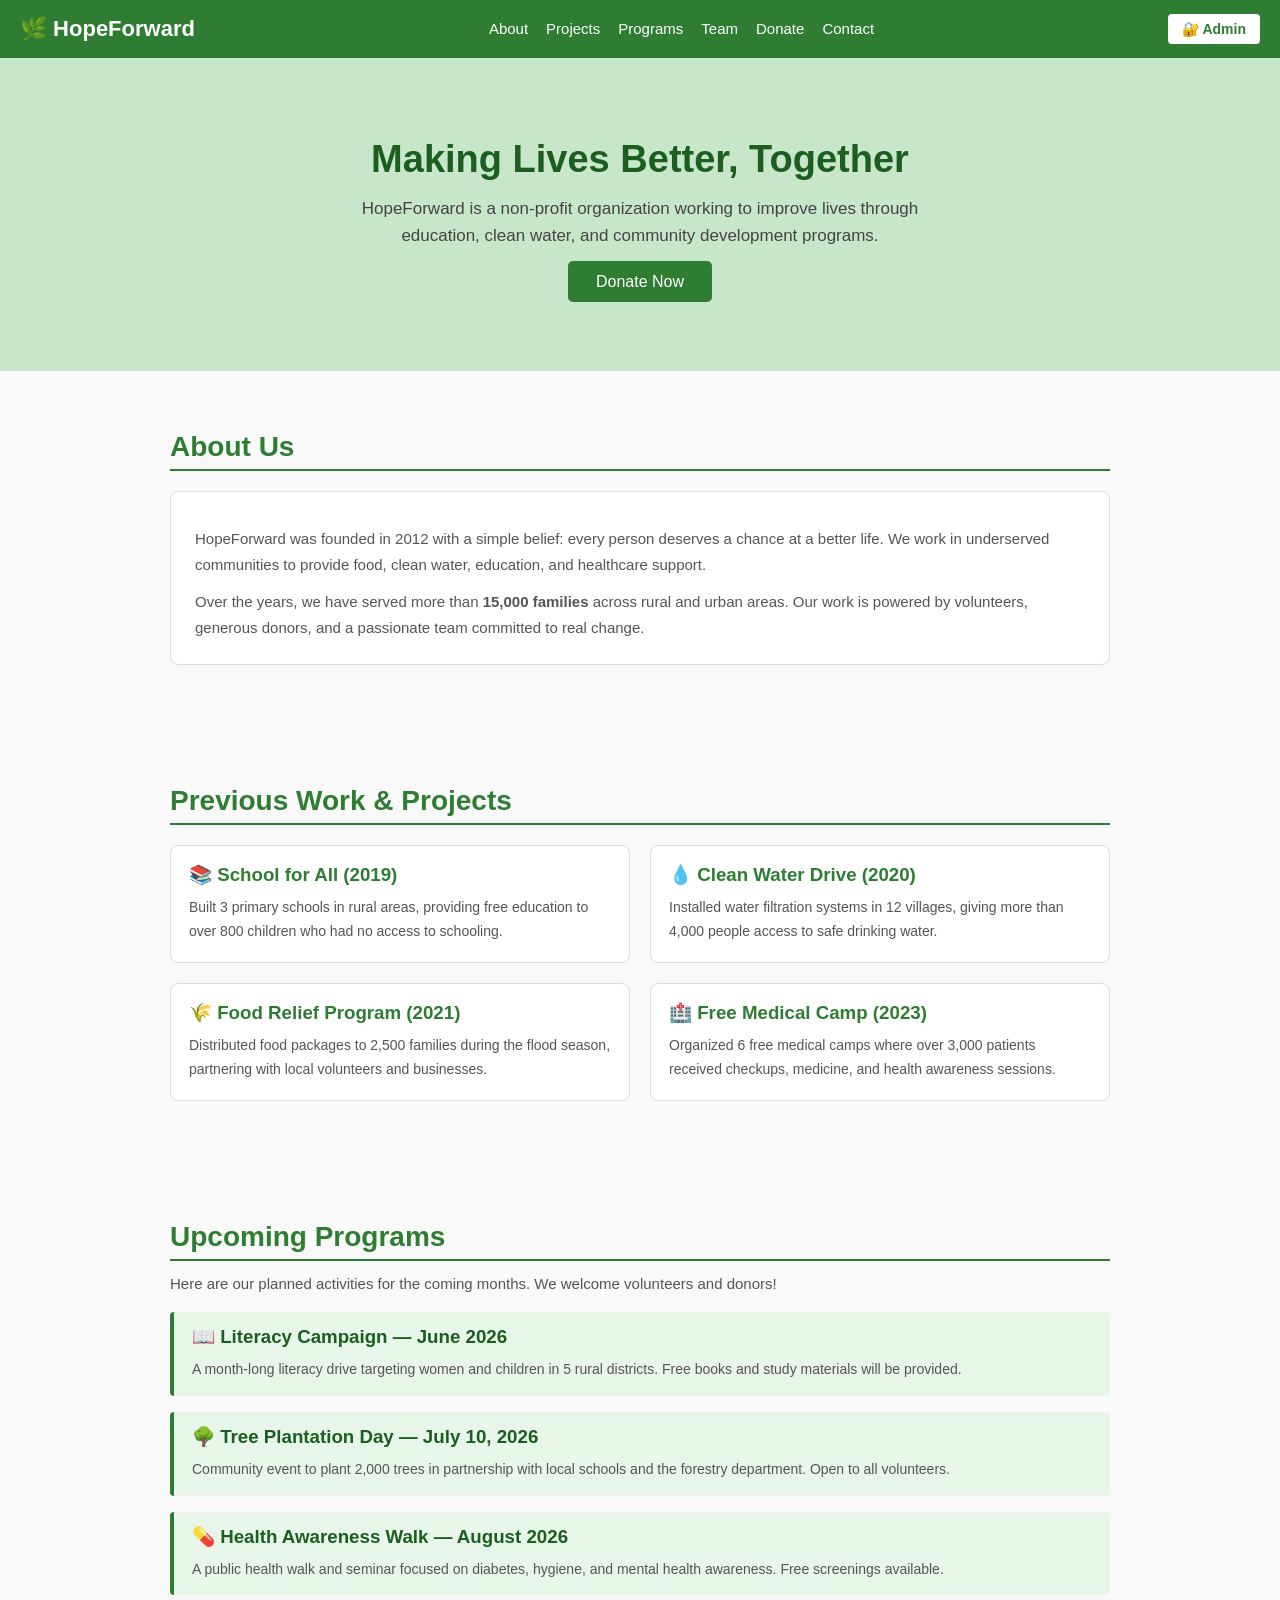
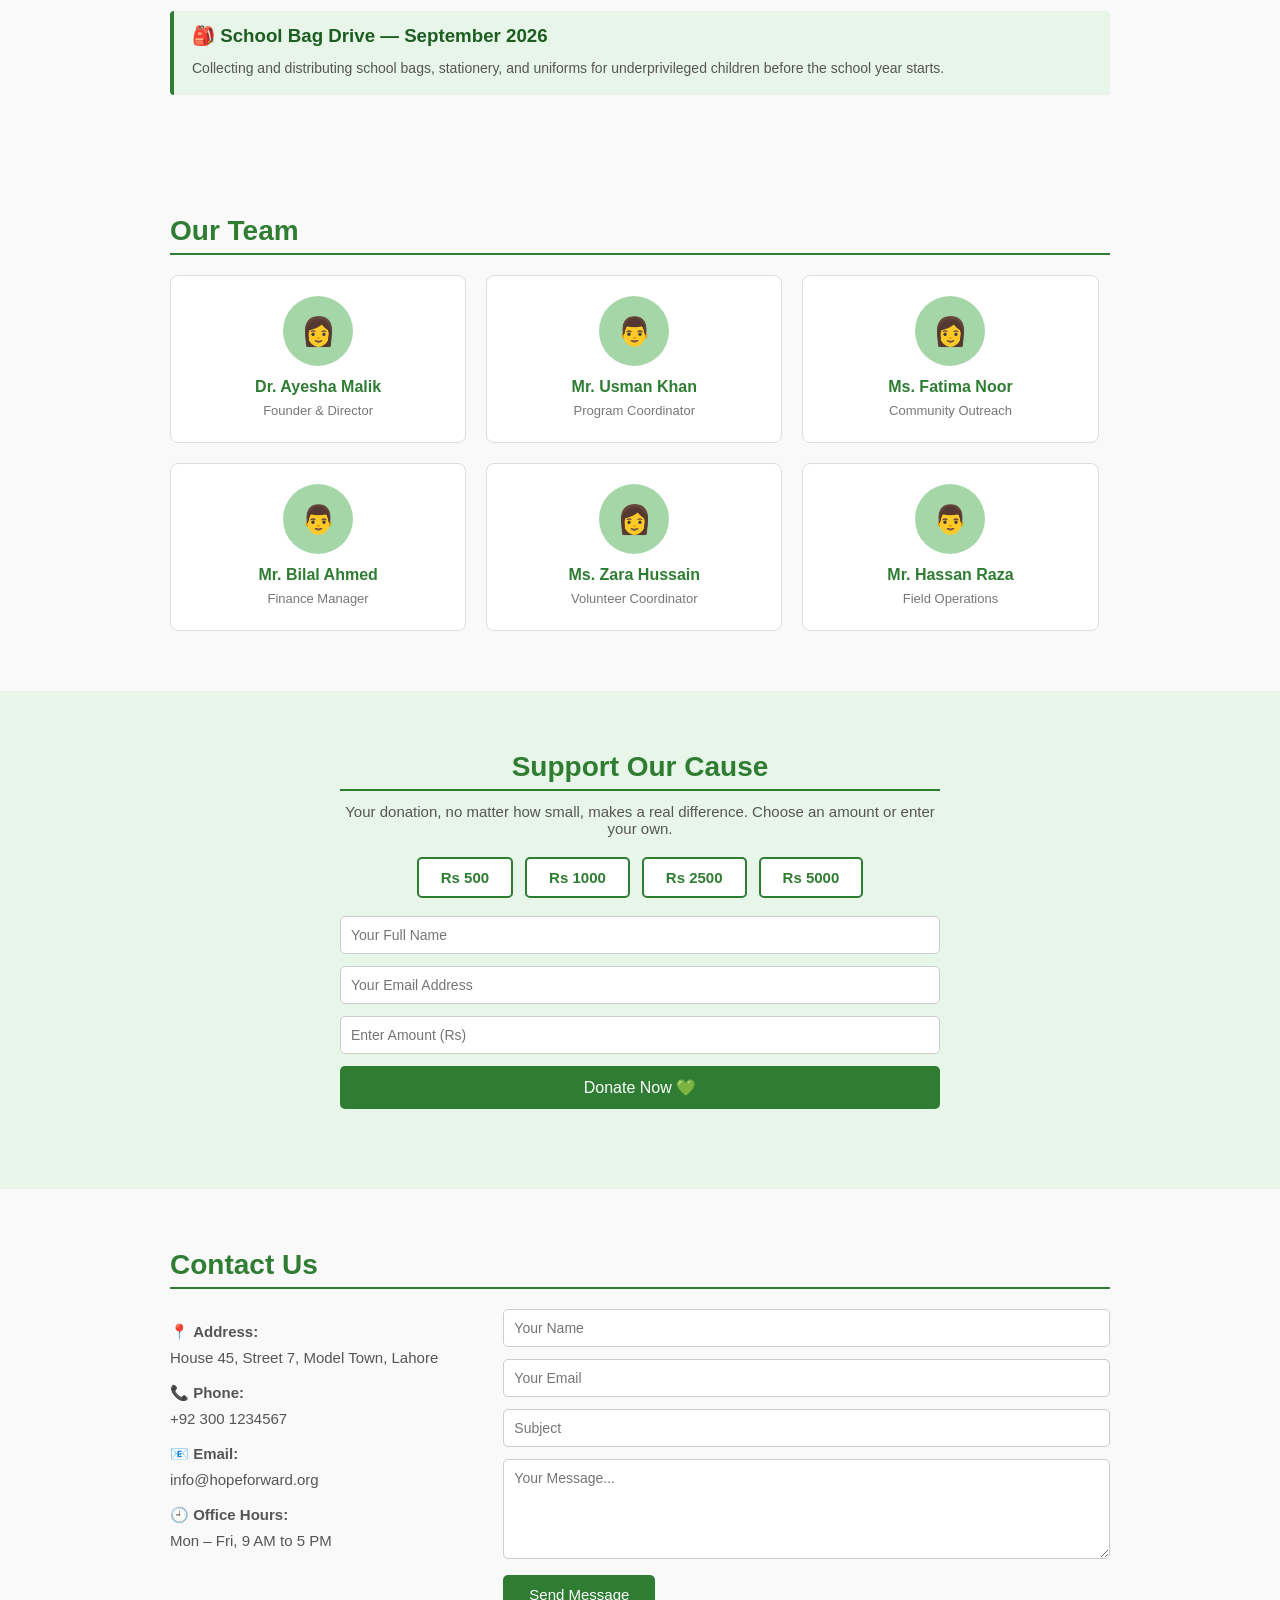
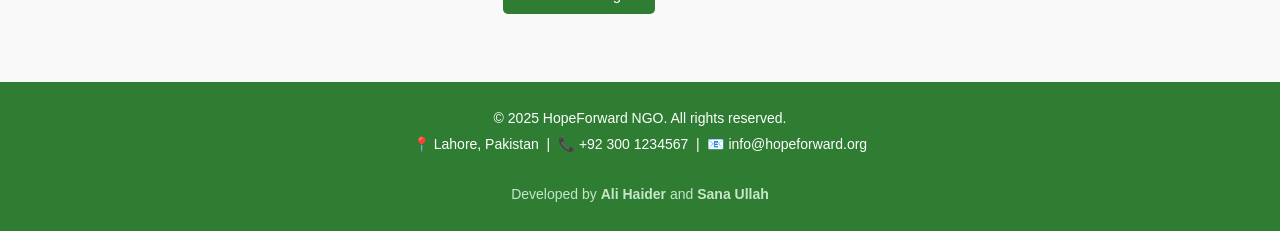
<file: index.html>
<!DOCTYPE html>
<html lang="en">
<head>
  <meta charset="UTF-8" />
  <meta name="viewport" content="width=device-width, initial-scale=1.0"/>
  <title>HopeForward NGO</title>
  <style>
    * { margin: 0; padding: 0; box-sizing: border-box; }

    body { font-family: Arial, sans-serif; color: #333; background-color: #f9f9f9; }

    /* NAVBAR */
    nav {
      background-color: #2e7d32;
      padding: 14px 20px;
      display: flex;
      justify-content: space-between;
      align-items: center;
      position: sticky;
      top: 0;
      z-index: 999;
    }
    nav .logo { color: white; font-size: 22px; font-weight: bold; text-decoration: none; }
    nav ul { list-style: none; display: flex; gap: 18px; }
    nav ul li a { color: white; text-decoration: none; font-size: 15px; }
    nav ul li a:hover { text-decoration: underline; }

    .admin-nav-btn {
      background-color: #fff;
      color: #2e7d32;
      border: none;
      padding: 7px 14px;
      border-radius: 4px;
      font-size: 14px;
      font-weight: bold;
      cursor: pointer;
    }
    .admin-nav-btn:hover { background-color: #e8f5e9; }

    /* ADMIN OVERLAY */
    #admin-overlay {
      display: none;
      position: fixed;
      top: 0; left: 0;
      width: 100%; height: 100%;
      background: rgba(0,0,0,0.65);
      z-index: 9999;
      justify-content: center;
      align-items: flex-start;
      padding-top: 40px;
      overflow-y: auto;
    }
    #admin-overlay.show { display: flex; }

    #admin-box {
      background: white;
      border-radius: 10px;
      padding: 30px;
      width: 100%;
      max-width: 680px;
      margin: 0 20px 40px 20px;
      position: relative;
    }
    #admin-box h2 {
      color: #2e7d32;
      font-size: 22px;
      margin-bottom: 18px;
      border-bottom: 2px solid #2e7d32;
      padding-bottom: 8px;
    }
    .close-admin {
      position: absolute;
      top: 14px; right: 18px;
      font-size: 22px;
      cursor: pointer;
      color: #999;
      background: none;
      border: none;
    }
    .close-admin:hover { color: #333; }

    #admin-login-screen h3 { font-size: 17px; color: #444; margin-bottom: 14px; }
    #admin-login-screen input {
      width: 100%; padding: 10px;
      border: 1px solid #ccc; border-radius: 5px;
      font-size: 15px; margin-bottom: 12px;
    }
    #admin-login-screen button {
      background-color: #2e7d32; color: white;
      padding: 10px 24px; border: none;
      border-radius: 5px; font-size: 15px; cursor: pointer;
    }
    #admin-login-screen button:hover { background-color: #1b5e20; }
    #admin-login-err { color: red; font-size: 14px; margin-top: 8px; }

    #admin-panel-screen { display: none; }

    .logout-btn {
      background: #e53935; color: white;
      border: none; padding: 7px 16px;
      border-radius: 5px; font-size: 13px;
      cursor: pointer; margin-bottom: 16px;
    }
    .logout-btn:hover { background: #b71c1c; }

    .admin-section {
      margin-bottom: 22px;
      border: 1px solid #ddd;
      border-radius: 8px;
      padding: 18px;
    }
    .admin-section h3 { color: #1b5e20; font-size: 16px; margin-bottom: 12px; }
    .admin-section label {
      font-size: 13px; color: #555;
      display: block; margin-bottom: 3px; margin-top: 8px;
    }
    .admin-section input,
    .admin-section textarea {
      width: 100%; padding: 8px;
      border: 1px solid #ccc; border-radius: 4px;
      font-size: 14px; font-family: Arial, sans-serif;
    }
    .admin-section textarea { height: 70px; resize: vertical; }

    .admin-save-btn {
      background-color: #2e7d32; color: white;
      border: none; padding: 9px 20px;
      border-radius: 5px; font-size: 14px;
      cursor: pointer; margin-top: 12px;
    }
    .admin-save-btn:hover { background-color: #1b5e20; }
    .admin-ok { color: #2e7d32; font-size: 13px; font-weight: bold; margin-top: 6px; }

    .program-admin-item {
      background: #f9f9f9;
      border: 1px solid #e0e0e0;
      border-radius: 6px;
      padding: 12px;
      margin-bottom: 10px;
    }

    /* HERO */
    #home { background-color: #c8e6c9; text-align: center; padding: 80px 20px; }
    #home h1 { font-size: 38px; color: #1b5e20; margin-bottom: 14px; }
    #home p { font-size: 17px; max-width: 600px; margin: 0 auto 24px auto; color: #444; line-height: 1.6; }
    #home a {
      background-color: #2e7d32; color: white;
      padding: 12px 28px; text-decoration: none;
      border-radius: 5px; font-size: 16px;
    }
    #home a:hover { background-color: #1b5e20; }

    /* SECTIONS */
    section { padding: 60px 30px; max-width: 1000px; margin: 0 auto; }
    section h2 {
      font-size: 28px; color: #2e7d32;
      margin-bottom: 10px;
      border-bottom: 2px solid #2e7d32;
      padding-bottom: 6px;
    }
    section p { font-size: 15px; line-height: 1.7; color: #555; margin-top: 10px; }

    /* ABOUT */
    #about .about-box {
      background: white; border: 1px solid #ddd;
      border-radius: 8px; padding: 24px; margin-top: 20px;
    }

    /* PROJECTS */
    #projects .project-list { display: flex; flex-wrap: wrap; gap: 20px; margin-top: 20px; }
    .project-card {
      background: white; border: 1px solid #ddd;
      border-radius: 8px; padding: 18px;
      width: calc(50% - 10px);
    }
    .project-card h3 { color: #2e7d32; margin-bottom: 8px; }
    .project-card p { font-size: 14px; }

    /* PROGRAMS */
    #programs .program-item {
      background: #e8f5e9;
      border-left: 4px solid #2e7d32;
      padding: 14px 18px;
      margin-top: 16px;
      border-radius: 4px;
    }
    .program-item h3 { color: #1b5e20; margin-bottom: 4px; }
    .program-item p { font-size: 14px; }

    /* TEAM */
    #team .team-grid { display: flex; flex-wrap: wrap; gap: 20px; margin-top: 20px; }
    .team-card {
      background: white; border: 1px solid #ddd;
      border-radius: 8px; padding: 20px;
      text-align: center; width: calc(33% - 14px);
    }
    .team-card .avatar {
      width: 70px; height: 70px; border-radius: 50%;
      background-color: #a5d6a7;
      display: flex; align-items: center;
      justify-content: center; font-size: 28px;
      margin: 0 auto 12px auto;
    }
    .team-card h3 { color: #2e7d32; font-size: 16px; margin-bottom: 4px; }
    .team-card p { font-size: 13px; color: #777; margin-top: 0; }

    /* DONATION */
    #donate { background-color: #e8f5e9; padding: 60px 30px; }
    #donate .donate-inner { max-width: 600px; margin: 0 auto; text-align: center; }
    #donate h2 {
      font-size: 28px; color: #2e7d32;
      margin-bottom: 10px;
      border-bottom: 2px solid #2e7d32;
      padding-bottom: 6px;
    }
    #donate p { font-size: 15px; margin: 12px 0 20px 0; color: #555; }
    .amount-buttons { display: flex; justify-content: center; gap: 12px; flex-wrap: wrap; margin-bottom: 18px; }
    .amount-btn {
      background: white; border: 2px solid #2e7d32;
      color: #2e7d32; padding: 10px 22px;
      border-radius: 5px; cursor: pointer;
      font-size: 15px; font-weight: bold;
    }
    .amount-btn:hover, .amount-btn.selected { background-color: #2e7d32; color: white; }
    .donate-form input {
      width: 100%; padding: 10px;
      border: 1px solid #ccc; border-radius: 5px;
      margin-bottom: 12px; font-size: 14px;
    }
    .donate-form button {
      width: 100%; padding: 12px;
      background-color: #2e7d32; color: white;
      border: none; border-radius: 5px;
      font-size: 16px; cursor: pointer;
    }
    .donate-form button:hover { background-color: #1b5e20; }
    #donate-msg { color: #2e7d32; font-weight: bold; margin-top: 10px; font-size: 15px; }

    /* CONTACT */
    #contact .contact-wrapper { display: flex; gap: 30px; flex-wrap: wrap; margin-top: 20px; }
    .contact-info { flex: 1; min-width: 220px; }
    .contact-info p { margin-bottom: 10px; font-size: 15px; }
    .contact-form { flex: 2; min-width: 280px; }
    .contact-form input,
    .contact-form textarea {
      width: 100%; padding: 10px;
      margin-bottom: 12px; border: 1px solid #ccc;
      border-radius: 5px; font-size: 14px;
      font-family: Arial, sans-serif;
    }
    .contact-form textarea { height: 100px; resize: vertical; }
    .contact-form button {
      background-color: #2e7d32; color: white;
      padding: 11px 26px; border: none;
      border-radius: 5px; font-size: 15px; cursor: pointer;
    }
    .contact-form button:hover { background-color: #1b5e20; }
    #contact-msg { color: #2e7d32; font-weight: bold; margin-top: 8px; }

    /* FOOTER */
    footer {
      background-color: #2e7d32; color: white;
      text-align: center; padding: 24px 20px;
      font-size: 14px; line-height: 1.8;
    }
    footer a { color: #a5d6a7; text-decoration: none; }

    /* RESPONSIVE */
    @media (max-width: 650px) {
      .project-card, .team-card { width: 100%; }
      nav ul { gap: 10px; }
      nav ul li a { font-size: 13px; }
    }
  </style>
</head>
<body>

  <!-- NAVBAR -->
  <nav>
    <a href="#home" class="logo">🌿 HopeForward</a>
    <ul>
      <li><a href="#about">About</a></li>
      <li><a href="#projects">Projects</a></li>
      <li><a href="#programs">Programs</a></li>
      <li><a href="#team">Team</a></li>
      <li><a href="#donate">Donate</a></li>
      <li><a href="#contact">Contact</a></li>
    </ul>
    <button class="admin-nav-btn" onclick="openAdmin()">🔐 Admin</button>
  </nav>

  <!-- ADMIN OVERLAY -->
  <div id="admin-overlay">
    <div id="admin-box">
      <button class="close-admin" onclick="closeAdmin()">✕</button>
      <h2>🛠️ Admin Panel — HopeForward</h2>

      <!-- LOGIN SCREEN -->
      <div id="admin-login-screen">
        <h3>Enter the admin password to continue:</h3>
        <input type="password" id="admin-pass" placeholder="Enter password..."
               onkeydown="if(event.key==='Enter') adminLogin()" />
        <button onclick="adminLogin()">Login</button>
        <p id="admin-login-err"></p>
      </div>

      <!-- PANEL SCREEN -->
      <div id="admin-panel-screen">
        <button class="logout-btn" onclick="adminLogout()">🚪 Logout</button>

        <!-- Hero -->
        <div class="admin-section">
          <h3>✏️ Edit Hero Section</h3>
          <label>Heading</label>
          <input type="text" id="adm-hero-h" />
          <label>Sub-text</label>
          <textarea id="adm-hero-p"></textarea>
          <br><button class="admin-save-btn" onclick="saveHero()">Save Changes</button>
          <p class="admin-ok" id="hero-ok"></p>
        </div>

        <!-- About -->
        <div class="admin-section">
          <h3>✏️ Edit About Us</h3>
          <label>Paragraph 1</label>
          <textarea id="adm-about-1"></textarea>
          <label>Paragraph 2</label>
          <textarea id="adm-about-2"></textarea>
          <br><button class="admin-save-btn" onclick="saveAbout()">Save Changes</button>
          <p class="admin-ok" id="about-ok"></p>
        </div>

        <!-- Programs -->
        <div class="admin-section">
          <h3>✏️ Edit Upcoming Programs</h3>
          <div id="adm-programs-list"></div>
          <button class="admin-save-btn" onclick="savePrograms()">Save All Programs</button>
          <p class="admin-ok" id="programs-ok"></p>
        </div>

        <!-- Contact Info -->
        <div class="admin-section">
          <h3>✏️ Edit Contact Information</h3>
          <label>Address</label>
          <input type="text" id="adm-address" />
          <label>Phone</label>
          <input type="text" id="adm-phone" />
          <label>Email</label>
          <input type="text" id="adm-cemail" />
          <label>Office Hours</label>
          <input type="text" id="adm-hours" />
          <br><button class="admin-save-btn" onclick="saveContact()">Save Changes</button>
          <p class="admin-ok" id="contact-info-ok"></p>
        </div>

      </div><!-- end panel screen -->
    </div>
  </div>

  <!-- HERO -->
  <div id="home">
    <h1 id="hero-heading">Making Lives Better, Together</h1>
    <p id="hero-subtext">
      HopeForward is a non-profit organization working to improve lives through
      education, clean water, and community development programs.
    </p>
    <a href="#donate">Donate Now</a>
  </div>

  <!-- ABOUT -->
  <section id="about">
    <h2>About Us</h2>
    <div class="about-box">
      <p id="about-p1">
        HopeForward was founded in 2012 with a simple belief: every person
        deserves a chance at a better life. We work in underserved communities
        to provide food, clean water, education, and healthcare support.
      </p>
      <p id="about-p2" style="margin-top: 12px;">
        Over the years, we have served more than <strong>15,000 families</strong>
        across rural and urban areas. Our work is powered by volunteers,
        generous donors, and a passionate team committed to real change.
      </p>
    </div>
  </section>

  <!-- PREVIOUS PROJECTS -->
  <section id="projects">
    <h2>Previous Work &amp; Projects</h2>
    <div class="project-list">
      <div class="project-card">
        <h3>📚 School for All (2019)</h3>
        <p>Built 3 primary schools in rural areas, providing free education to
        over 800 children who had no access to schooling.</p>
      </div>
      <div class="project-card">
        <h3>💧 Clean Water Drive (2020)</h3>
        <p>Installed water filtration systems in 12 villages, giving more than
        4,000 people access to safe drinking water.</p>
      </div>
      <div class="project-card">
        <h3>🌾 Food Relief Program (2021)</h3>
        <p>Distributed food packages to 2,500 families during the flood season,
        partnering with local volunteers and businesses.</p>
      </div>
      <div class="project-card">
        <h3>🏥 Free Medical Camp (2023)</h3>
        <p>Organized 6 free medical camps where over 3,000 patients received
        checkups, medicine, and health awareness sessions.</p>
      </div>
    </div>
  </section>

  <!-- UPCOMING PROGRAMS -->
  <section id="programs">
    <h2>Upcoming Programs</h2>
    <p>Here are our planned activities for the coming months. We welcome volunteers and donors!</p>
    <div id="programs-container">
      <div class="program-item">
        <h3>📖 Literacy Campaign — June 2026</h3>
        <p>A month-long literacy drive targeting women and children in 5 rural districts. Free books and study materials will be provided.</p>
      </div>
      <div class="program-item">
        <h3>🌳 Tree Plantation Day — July 10, 2026</h3>
        <p>Community event to plant 2,000 trees in partnership with local schools and the forestry department. Open to all volunteers.</p>
      </div>
      <div class="program-item">
        <h3>💊 Health Awareness Walk — August 2026</h3>
        <p>A public health walk and seminar focused on diabetes, hygiene, and mental health awareness. Free screenings available.</p>
      </div>
      <div class="program-item">
        <h3>🎒 School Bag Drive — September 2026</h3>
        <p>Collecting and distributing school bags, stationery, and uniforms for underprivileged children before the school year starts.</p>
      </div>
    </div>
  </section>

  <!-- TEAM -->
  <section id="team">
    <h2>Our Team</h2>
    <div class="team-grid">
      <div class="team-card">
        <div class="avatar">👩</div>
        <h3>Dr. Ayesha Malik</h3>
        <p>Founder &amp; Director</p>
      </div>
      <div class="team-card">
        <div class="avatar">👨</div>
        <h3>Mr. Usman Khan</h3>
        <p>Program Coordinator</p>
      </div>
      <div class="team-card">
        <div class="avatar">👩</div>
        <h3>Ms. Fatima Noor</h3>
        <p>Community Outreach</p>
      </div>
      <div class="team-card">
        <div class="avatar">👨</div>
        <h3>Mr. Bilal Ahmed</h3>
        <p>Finance Manager</p>
      </div>
      <div class="team-card">
        <div class="avatar">👩</div>
        <h3>Ms. Zara Hussain</h3>
        <p>Volunteer Coordinator</p>
      </div>
      <div class="team-card">
        <div class="avatar">👨</div>
        <h3>Mr. Hassan Raza</h3>
        <p>Field Operations</p>
      </div>
    </div>
  </section>

  <!-- DONATION -->
  <div id="donate">
    <div class="donate-inner">
      <h2>Support Our Cause</h2>
      <p>Your donation, no matter how small, makes a real difference. Choose an amount or enter your own.</p>
      <div class="amount-buttons">
        <button class="amount-btn" onclick="selectAmount(this, '500')">Rs 500</button>
        <button class="amount-btn" onclick="selectAmount(this, '1000')">Rs 1000</button>
        <button class="amount-btn" onclick="selectAmount(this, '2500')">Rs 2500</button>
        <button class="amount-btn" onclick="selectAmount(this, '5000')">Rs 5000</button>
      </div>
      <div class="donate-form">
        <input type="text" id="donor-name" placeholder="Your Full Name" />
        <input type="email" id="donor-email" placeholder="Your Email Address" />
        <input type="number" id="donor-amount" placeholder="Enter Amount (Rs)" />
        <button onclick="submitDonation()">Donate Now 💚</button>
        <p id="donate-msg"></p>
      </div>
    </div>
  </div>

  <!-- CONTACT -->
  <section id="contact">
    <h2>Contact Us</h2>
    <div class="contact-wrapper">
      <div class="contact-info">
        <p>📍 <strong>Address:</strong><br><span id="ci-address">House 45, Street 7, Model Town, Lahore</span></p>
        <p>📞 <strong>Phone:</strong><br><span id="ci-phone">+92 300 1234567</span></p>
        <p>📧 <strong>Email:</strong><br><span id="ci-email">info@hopeforward.org</span></p>
        <p>🕘 <strong>Office Hours:</strong><br><span id="ci-hours">Mon – Fri, 9 AM to 5 PM</span></p>
      </div>
      <div class="contact-form">
        <input type="text" id="c-name" placeholder="Your Name" />
        <input type="email" id="c-email" placeholder="Your Email" />
        <input type="text" id="c-subject" placeholder="Subject" />
        <textarea id="c-message" placeholder="Your Message..."></textarea>
        <button onclick="submitContact()">Send Message</button>
        <p id="contact-msg"></p>
      </div>
    </div>
  </section>

  <!-- FOOTER -->
  <footer>
    <p>© 2025 HopeForward NGO. All rights reserved.</p>
    <p>📍 Lahore, Pakistan &nbsp;|&nbsp; 📞 +92 300 1234567 &nbsp;|&nbsp; 📧 info@hopeforward.org</p>
    <br>
    <p style="color: #c8e6c9;">Developed by <strong>Ali Haider</strong> and <strong>Sana Ullah</strong></p>
  </footer>

  <script>

    /* ===== ADMIN PANEL ===== */
    var ADMIN_PASSWORD = 'hopeforward2026';
    var adminLoggedIn = false;

    function openAdmin() {
      document.getElementById('admin-overlay').classList.add('show');
      document.getElementById('admin-pass').value = '';
      document.getElementById('admin-login-err').textContent = '';
      if (adminLoggedIn) {
        showAdminPanel();
      } else {
        document.getElementById('admin-login-screen').style.display = 'block';
        document.getElementById('admin-panel-screen').style.display = 'none';
      }
    }

    function closeAdmin() {
      document.getElementById('admin-overlay').classList.remove('show');
    }

    // Close overlay when clicking outside the box
    document.getElementById('admin-overlay').addEventListener('click', function(e) {
      if (e.target === this) closeAdmin();
    });

    function adminLogin() {
      var entered = document.getElementById('admin-pass').value;
      if (entered === ADMIN_PASSWORD) {
        adminLoggedIn = true;
        document.getElementById('admin-login-err').textContent = '';
        showAdminPanel();
      } else {
        document.getElementById('admin-login-err').textContent = '❌ Wrong password. Please try again.';
      }
    }

    function adminLogout() {
      adminLoggedIn = false;
      document.getElementById('admin-panel-screen').style.display = 'none';
      document.getElementById('admin-login-screen').style.display = 'block';
      document.getElementById('admin-pass').value = '';
    }

    function showAdminPanel() {
      document.getElementById('admin-login-screen').style.display = 'none';
      document.getElementById('admin-panel-screen').style.display = 'block';

      // Load current values into admin fields
      document.getElementById('adm-hero-h').value = document.getElementById('hero-heading').textContent.trim();
      document.getElementById('adm-hero-p').value = document.getElementById('hero-subtext').textContent.trim();

      document.getElementById('adm-about-1').value = document.getElementById('about-p1').textContent.trim();
      document.getElementById('adm-about-2').value = document.getElementById('about-p2').textContent.trim();

      document.getElementById('adm-address').value = document.getElementById('ci-address').textContent.trim();
      document.getElementById('adm-phone').value = document.getElementById('ci-phone').textContent.trim();
      document.getElementById('adm-cemail').value = document.getElementById('ci-email').textContent.trim();
      document.getElementById('adm-hours').value = document.getElementById('ci-hours').textContent.trim();

      loadProgramsIntoAdmin();
    }

    function loadProgramsIntoAdmin() {
      var container = document.getElementById('programs-container');
      var items = container.querySelectorAll('.program-item');
      var adminList = document.getElementById('adm-programs-list');
      adminList.innerHTML = '';

      items.forEach(function(item, i) {
        var title = item.querySelector('h3').textContent.trim();
        var desc  = item.querySelector('p').textContent.trim();

        var div = document.createElement('div');
        div.className = 'program-admin-item';
        div.innerHTML =
          '<label>Program ' + (i+1) + ' — Title</label>' +
          '<input type="text" id="prog-title-' + i + '" value="' + escapeAttr(title) + '" />' +
          '<label>Description</label>' +
          '<textarea id="prog-desc-' + i + '">' + escapeHtml(desc) + '</textarea>';
        adminList.appendChild(div);
      });
    }

    function escapeAttr(str) {
      return str.replace(/"/g, '&quot;').replace(/'/g, '&#39;');
    }

    function escapeHtml(str) {
      return str.replace(/&/g,'&amp;').replace(/</g,'&lt;').replace(/>/g,'&gt;');
    }

    function saveHero() {
      document.getElementById('hero-heading').textContent = document.getElementById('adm-hero-h').value;
      document.getElementById('hero-subtext').textContent = document.getElementById('adm-hero-p').value;
      showOk('hero-ok');
    }

    function saveAbout() {
      document.getElementById('about-p1').textContent = document.getElementById('adm-about-1').value;
      document.getElementById('about-p2').textContent = document.getElementById('adm-about-2').value;
      showOk('about-ok');
    }

    function savePrograms() {
      var container = document.getElementById('programs-container');
      var items = container.querySelectorAll('.program-item');

      items.forEach(function(item, i) {
        var newTitle = document.getElementById('prog-title-' + i);
        var newDesc  = document.getElementById('prog-desc-' + i);
        if (newTitle && newDesc) {
          item.querySelector('h3').textContent = newTitle.value;
          item.querySelector('p').textContent  = newDesc.value;
        }
      });
      showOk('programs-ok');
    }

    function saveContact() {
      document.getElementById('ci-address').textContent = document.getElementById('adm-address').value;
      document.getElementById('ci-phone').textContent   = document.getElementById('adm-phone').value;
      document.getElementById('ci-email').textContent   = document.getElementById('adm-cemail').value;
      document.getElementById('ci-hours').textContent   = document.getElementById('adm-hours').value;
      showOk('contact-info-ok');
    }

    function showOk(id) {
      var el = document.getElementById(id);
      el.textContent = '✅ Saved successfully!';
      setTimeout(function() { el.textContent = ''; }, 3000);
    }

    /* ===== DONATION ===== */
    function selectAmount(btn, amount) {
      document.querySelectorAll('.amount-btn').forEach(function(b) { b.classList.remove('selected'); });
      btn.classList.add('selected');
      document.getElementById('donor-amount').value = amount;
    }

    function submitDonation() {
      var name   = document.getElementById('donor-name').value.trim();
      var email  = document.getElementById('donor-email').value.trim();
      var amount = document.getElementById('donor-amount').value.trim();
      var msg    = document.getElementById('donate-msg');

      if (!name || !email || !amount) {
        msg.style.color = 'red';
        msg.textContent = 'Please fill in all fields before donating.';
        return;
      }
      if (isNaN(amount) || Number(amount) <= 0) {
        msg.style.color = 'red';
        msg.textContent = 'Please enter a valid donation amount.';
        return;
      }
      msg.style.color = '#2e7d32';
      msg.textContent = 'Thank you, ' + name + '! Your donation of Rs ' + amount + ' has been received. 💚';
      document.getElementById('donor-name').value = '';
      document.getElementById('donor-email').value = '';
      document.getElementById('donor-amount').value = '';
      document.querySelectorAll('.amount-btn').forEach(function(b) { b.classList.remove('selected'); });
    }

    /* ===== CONTACT FORM ===== */
    function submitContact() {
      var name    = document.getElementById('c-name').value.trim();
      var email   = document.getElementById('c-email').value.trim();
      var subject = document.getElementById('c-subject').value.trim();
      var message = document.getElementById('c-message').value.trim();
      var msg     = document.getElementById('contact-msg');

      if (!name || !email || !subject || !message) {
        msg.style.color = 'red';
        msg.textContent = 'Please fill in all fields.';
        return;
      }
      msg.style.color = '#2e7d32';
      msg.textContent = 'Thank you, ' + name + '! We will get back to you soon. ✅';
      document.getElementById('c-name').value = '';
      document.getElementById('c-email').value = '';
      document.getElementById('c-subject').value = '';
      document.getElementById('c-message').value = '';
    }

    /* ===== SMOOTH SCROLL ===== */
    document.querySelectorAll('nav ul li a').forEach(function(link) {
      link.addEventListener('click', function(e) {
        var href = this.getAttribute('href');
        if (href.startsWith('#')) {
          e.preventDefault();
          var target = document.querySelector(href);
          if (target) {
            window.scrollTo({ top: target.offsetTop - 60, behavior: 'smooth' });
          }
        }
      });
    });

  </script>

</body>
</html>
</file>
